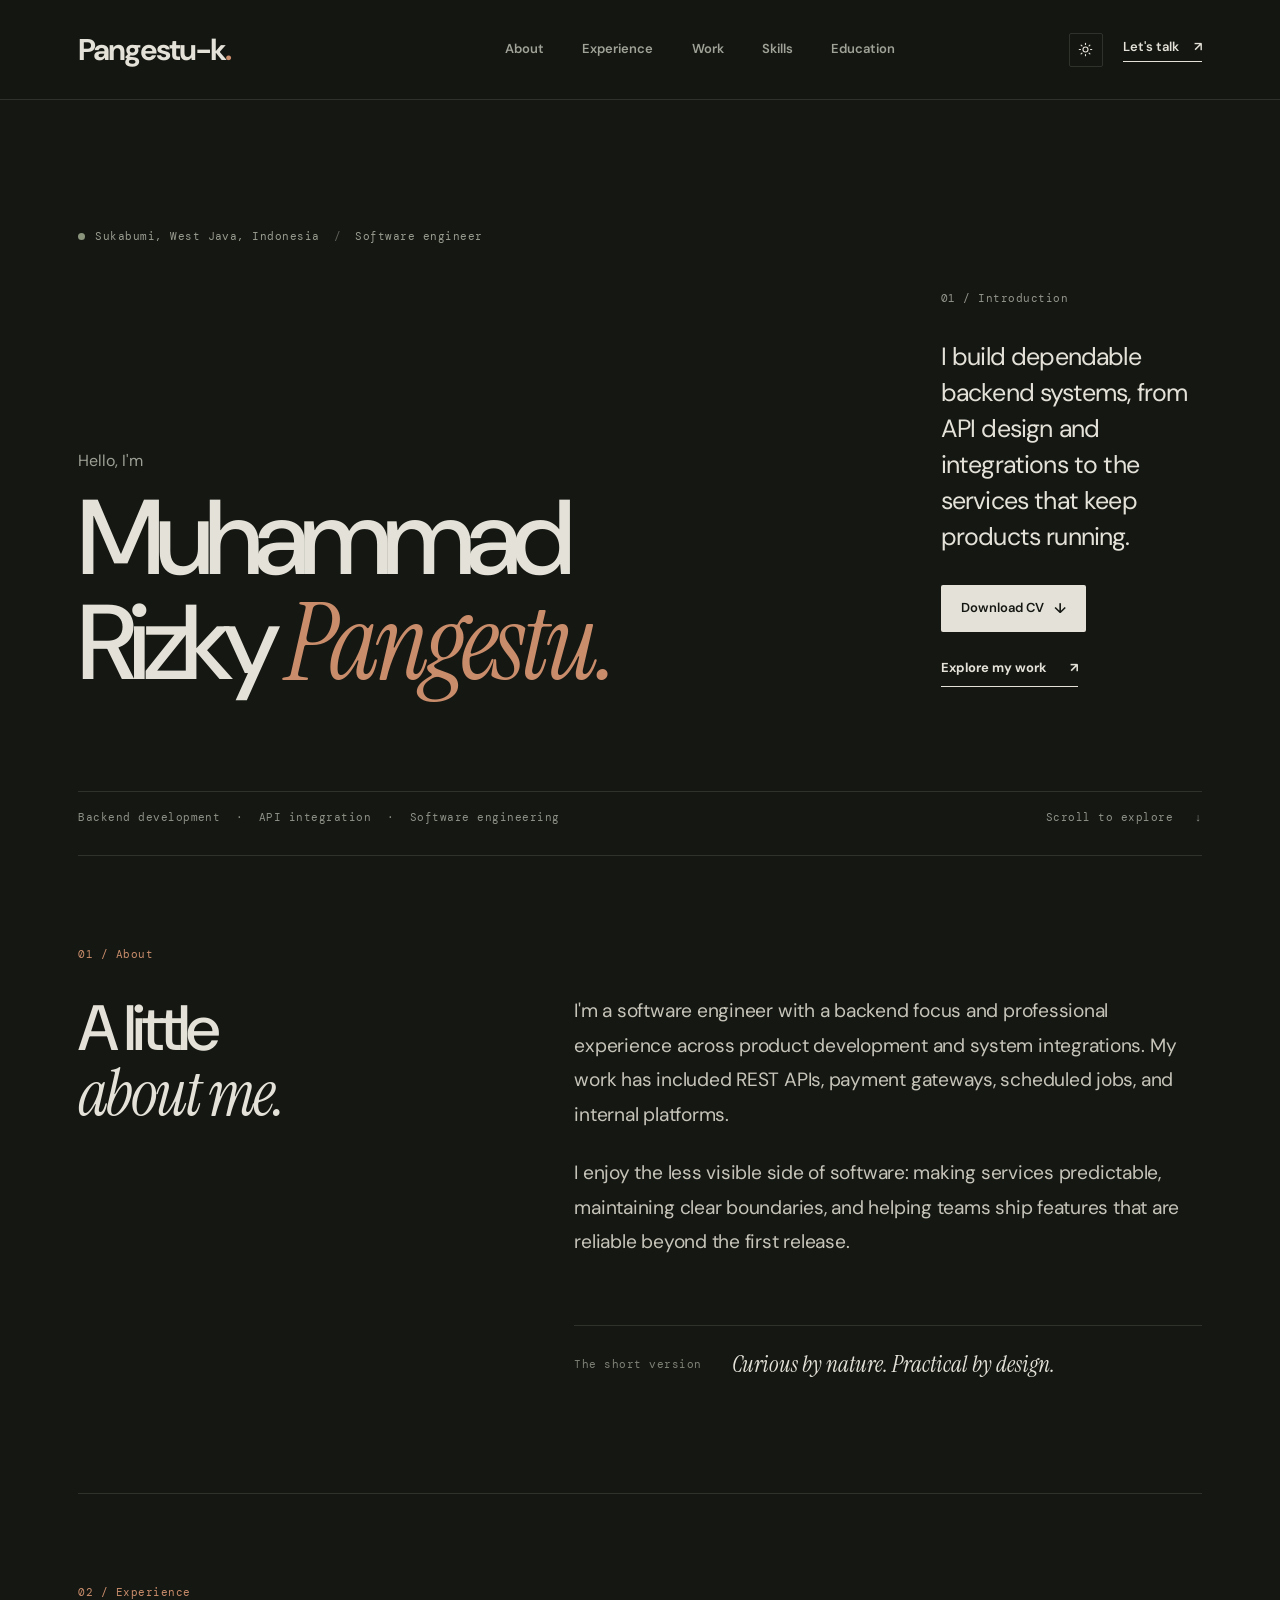
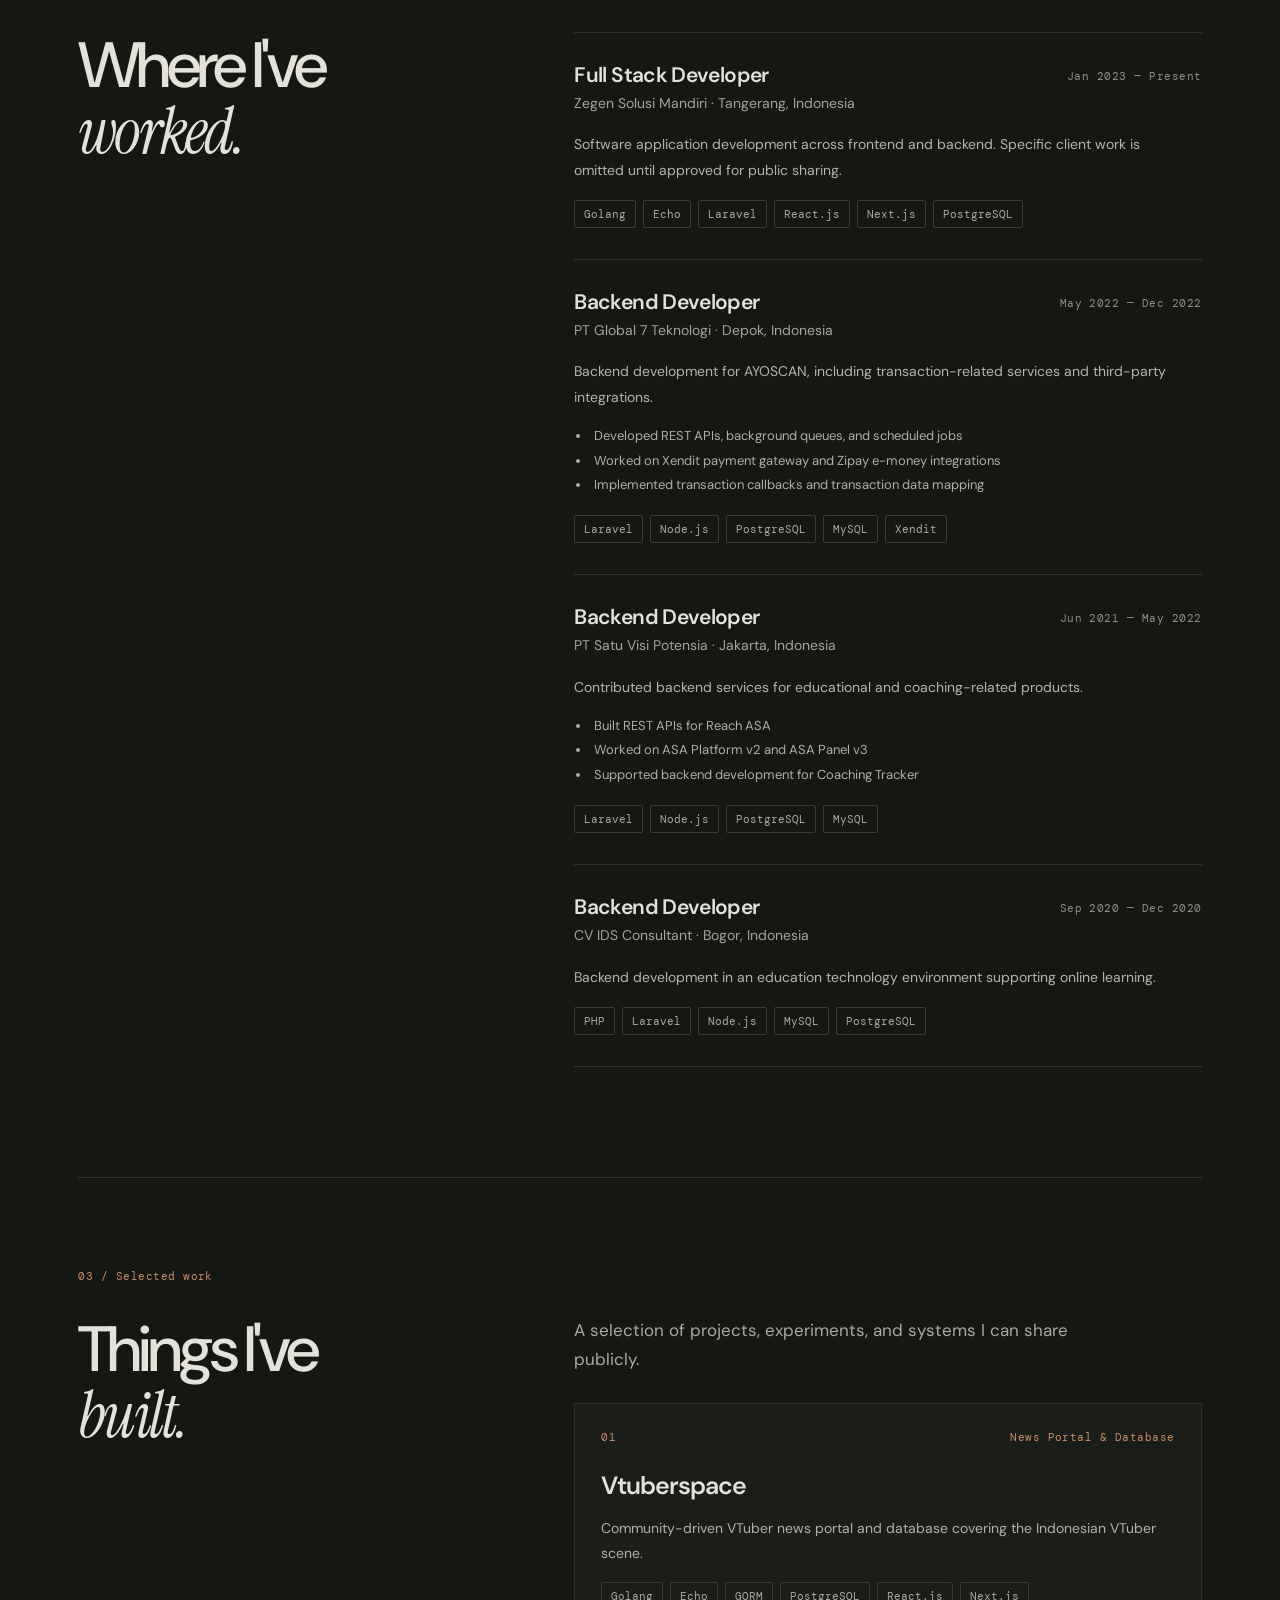
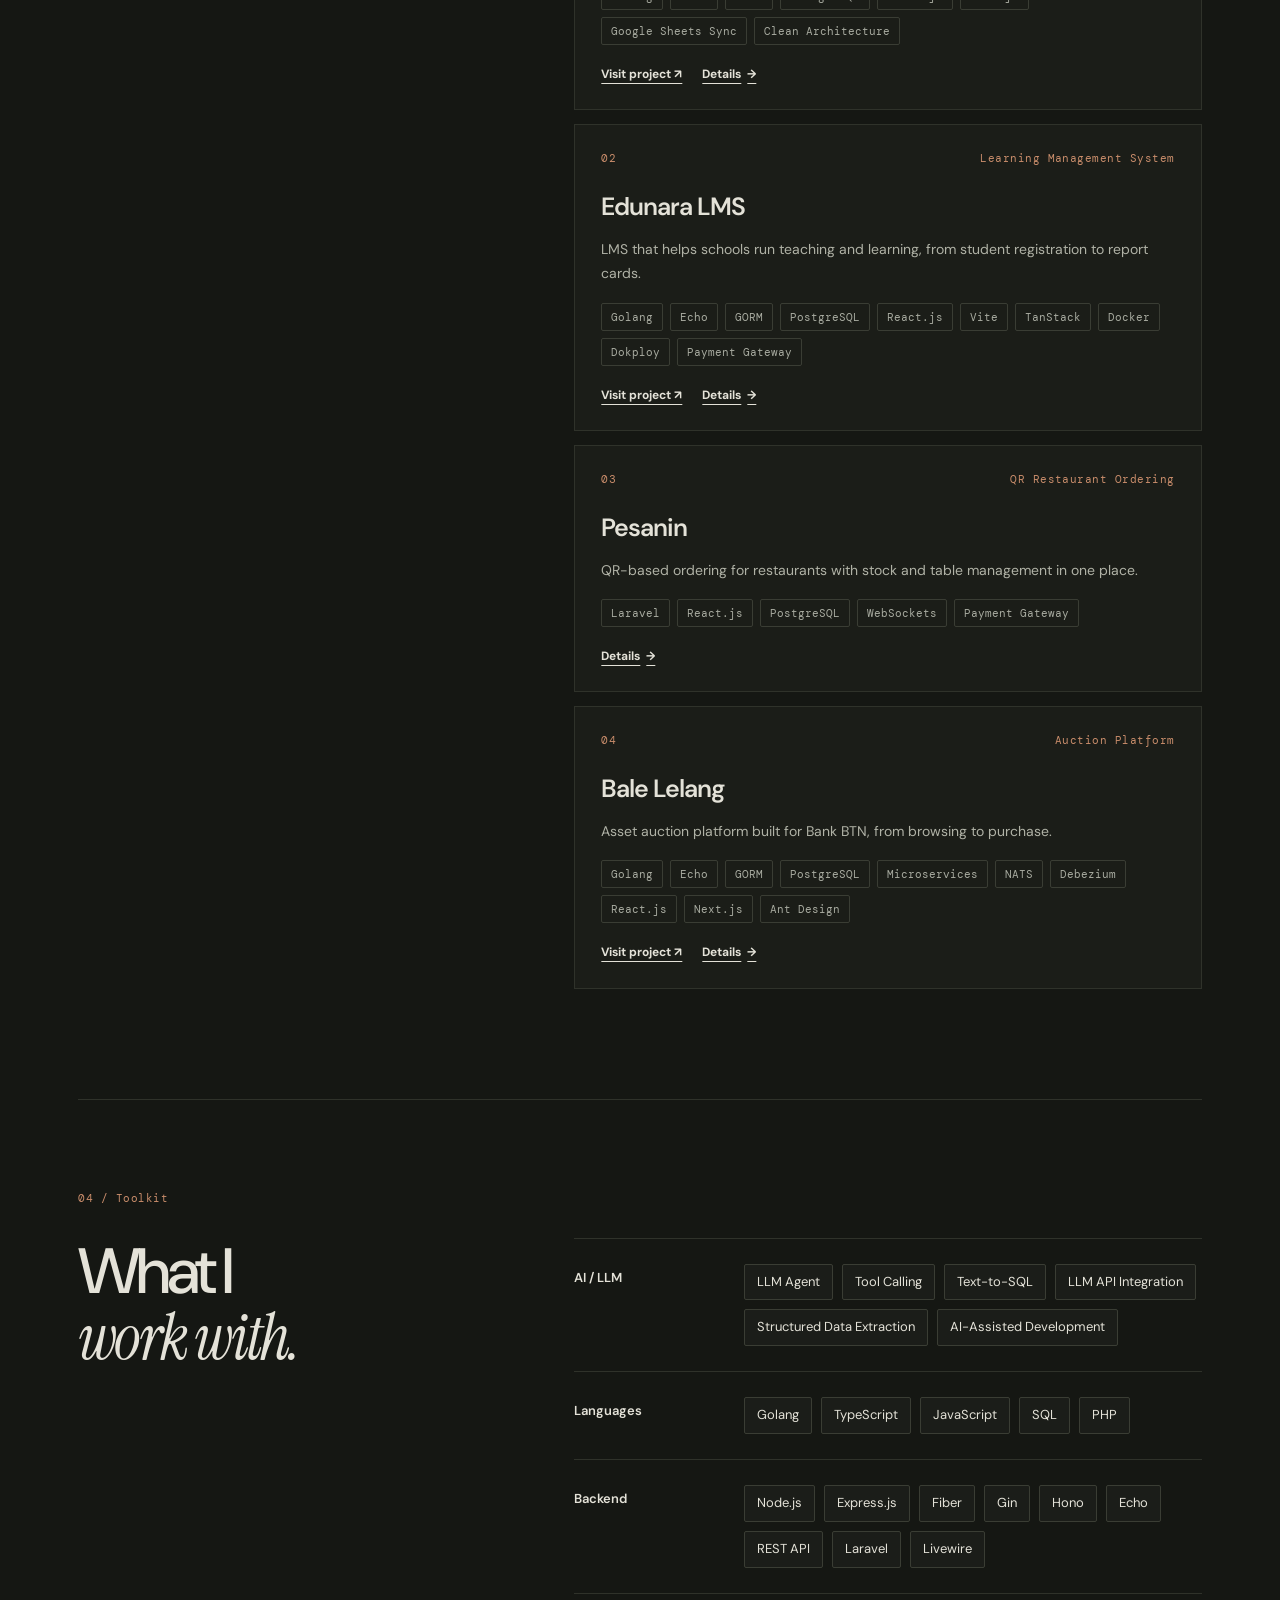
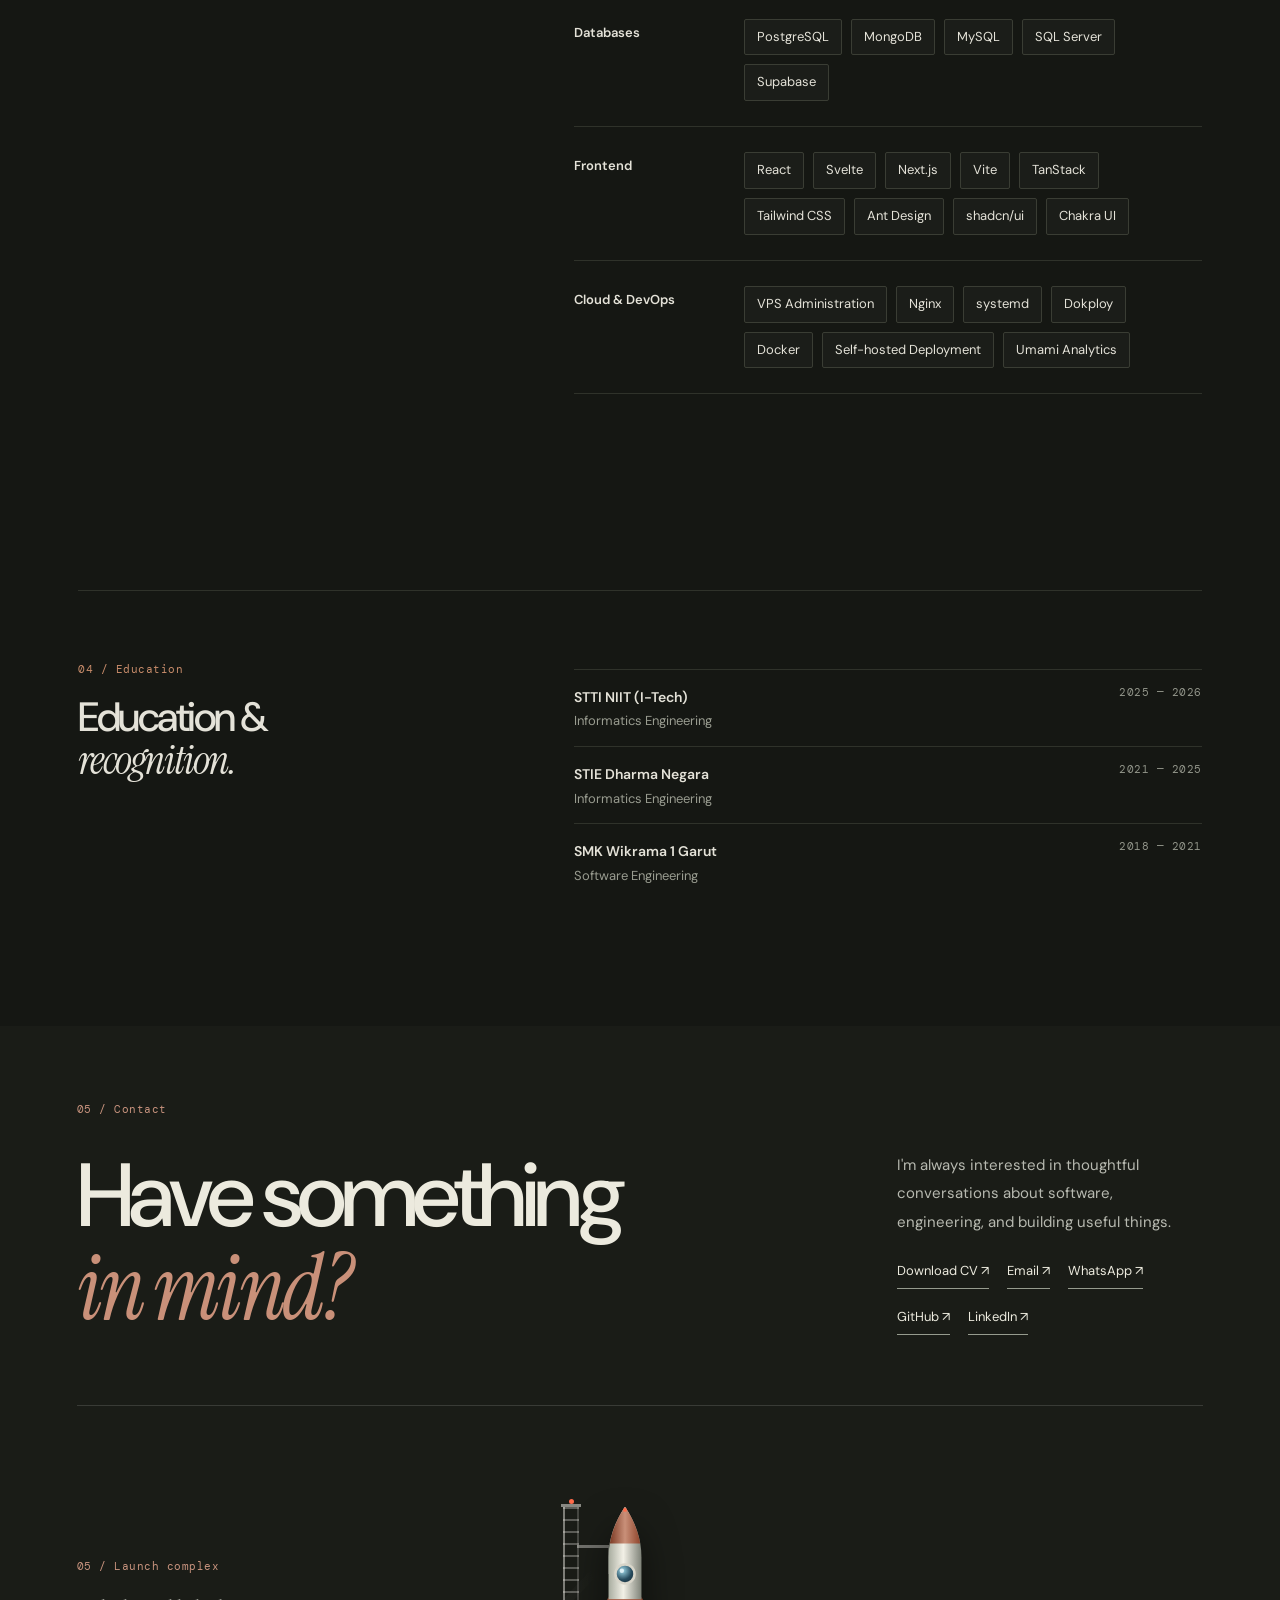
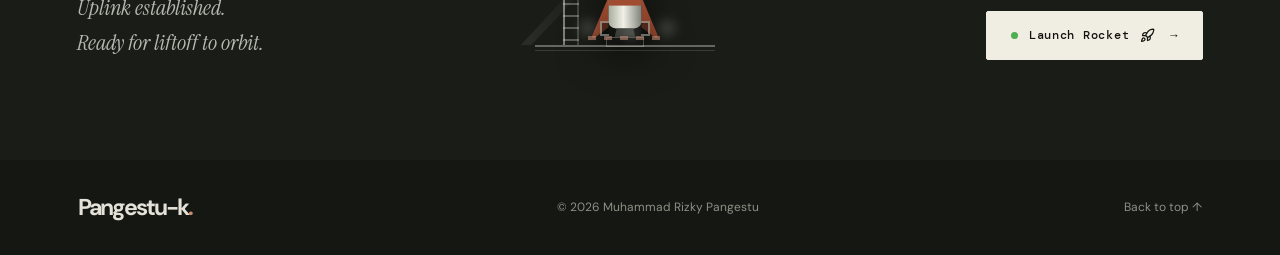
<file: index.html>
<!doctype html>
<html lang="en">
<head>
  <meta charset="utf-8">
  <meta name="viewport" content="width=device-width,initial-scale=1">
  <meta name="theme-color" content="#151713">
  <meta name="description" content="Portfolio of Muhammad Rizky Pangestu, backend developer and software engineer.">
  <meta property="og:type" content="website">
  <meta property="og:title" content="Muhammad Rizky Pangestu — Software Engineer">
  <meta property="og:description" content="Backend engineering, experience, selected work, and technical skills.">
  <title>Muhammad Rizky Pangestu — Software Engineer</title>
  <link rel="icon" href="assets/favicon.svg" type="image/svg+xml">
  <script>(function(){try{var t=localStorage.getItem('theme');if(t!=='dark'&&t!=='light'){t='dark'}document.documentElement.setAttribute('data-theme',t)}catch(e){}})();</script>
  <link rel="stylesheet" href="styles.css">
  <script src="main.js" defer></script>
</head>
<body>
  <a class="skip-link" href="#main">Skip to content</a>
  <div class="site-shell">
    <header class="topbar" id="top">
      <a href="#top" class="wordmark" aria-label="Back to top">Pangestu-k<span class="wordmark-dot">.</span></a>
      <nav class="navigation" aria-label="Main navigation">
        <a href="#about">About</a>
        <a href="#experience">Experience</a>
        <a href="#work">Work</a>
        <a href="#skills">Skills</a>
        <a href="#education">Education</a>
      </nav>
      <div class="topbar-actions">
        <button class="theme-toggle" id="theme-toggle" type="button" aria-label="Switch to dark mode" aria-pressed="false">
          <svg class="icon-moon" viewBox="0 0 24 24" fill="none" stroke="currentColor" stroke-width="1.8" stroke-linecap="round" stroke-linejoin="round" aria-hidden="true"><path d="M21 12.79A9 9 0 1 1 11.21 3 7 7 0 0 0 21 12.79z"/></svg>
          <svg class="icon-sun" viewBox="0 0 24 24" fill="none" stroke="currentColor" stroke-width="1.8" stroke-linecap="round" stroke-linejoin="round" aria-hidden="true"><circle cx="12" cy="12" r="4"/><path d="M12 2v2m0 16v2M4.93 4.93l1.41 1.41m11.32 11.32 1.41 1.41M2 12h2m16 0h2M4.93 19.07l1.41-1.41M17.66 6.34l1.41-1.41"/></svg>
        </button>
        <a class="nav-contact" href="#contact">Let's talk <span aria-hidden="true">↗</span></a>
      </div>
    </header>
    <main id="main">
      <section class="hero" aria-labelledby="hero-title">
        <div class="hero-eyebrow"><span class="signal" aria-hidden="true"></span><span id="profile-location">Indonesia</span><span class="eyebrow-divider">/</span> Software engineer</div>
        <div class="hero-grid">
          <div>
            <p class="hero-kicker">Hello, I'm</p>
            <h1 id="hero-title">Muhammad<br>Rizky <em>Pangestu.</em></h1>
          </div>
          <div class="hero-aside"><span class="aside-index">01 / Introduction</span><p class="hero-intro" id="hero-intro">Building dependable systems for real-world products.</p><div class="hero-actions"><a class="cta-button cv-link" href="assets/Muhammad_Rizky_Pangestu_CV.pdf">Download CV <span aria-hidden="true">↓</span></a><a class="text-link" href="#work">Explore my work <span aria-hidden="true">↗</span></a></div></div>
        </div>
        <div class="hero-bottom"><span>Backend development <span class="separator">·</span> API integration <span class="separator">·</span> Software engineering</span><span class="scroll-hint">Scroll to explore <span aria-hidden="true">↓</span></span></div>
      </section>
      <section class="section about-section" id="about" aria-labelledby="about-heading">
        <div class="section-heading"><span class="section-number">01 / About</span><h2 id="about-heading">A little<br><em>about me.</em></h2></div>
        <div class="section-content"><div id="about-text" class="prose"><p>I build backend systems and software integrations.</p></div><div class="about-bottom"><span class="micro-label">The short version</span><p>Curious by nature. Practical by design.</p></div></div>
      </section>
      <section class="section experience-section" id="experience" aria-labelledby="experience-heading">
        <div class="section-heading"><span class="section-number">02 / Experience</span><h2 id="experience-heading">Where I've<br><em>worked.</em></h2></div>
        <div class="section-content"><div id="experience-list" class="experience-list" aria-live="polite"></div></div>
      </section>
      <section class="section work-section" id="work" aria-labelledby="work-heading">
        <div class="section-heading"><span class="section-number">03 / Selected work</span><h2 id="work-heading">Things I've<br><em>built.</em></h2></div>
        <div class="section-content"><p class="section-lead">A selection of projects, experiments, and systems I can share publicly.</p><div id="projects-list" class="projects-list"></div></div>
      </section>
      <section class="section skills-section" id="skills" aria-labelledby="skills-heading">
        <div class="section-heading"><span class="section-number">04 / Toolkit</span><h2 id="skills-heading">What I<br><em>work with.</em></h2></div>
        <div class="section-content"><div class="skills-list" id="skills-list"></div></div>
        <div class="additional-block" id="education"><div class="additional-heading"><span class="section-number">04 / Education</span><h3>Education &amp;<br><em>recognition.</em></h3></div><div class="additional-content"><div id="education-list"></div><div id="recognition-list"></div></div></div>
      </section>
      <section class="contact-section" id="contact" aria-labelledby="contact-heading"><span class="section-number">05 / Contact</span><div class="contact-layout"><h2 id="contact-heading">Have something<br><em>in mind?</em></h2><div class="contact-side"><p>I'm always interested in thoughtful conversations about software, engineering, and building useful things.</p><div id="contact-links" class="contact-links"></div></div></div>
        <div class="launchpad" id="launchpad">
          <div class="pad-info"><span class="pad-label">05 / Launch complex</span><p class="pad-text">Uplink established.<br>Ready for liftoff to orbit.</p></div>
          <div class="pad-scene" aria-hidden="true"><div class="pad-flood"></div><div class="pad-tower"></div><div class="pad-arm"></div><div class="pad-rocket"></div><div class="pad-clamp left"></div><div class="pad-clamp right"></div><div class="pad-mount"></div><div class="pad-shadow"></div><span class="pad-smoke s1"></span><span class="pad-smoke s2"></span><span class="pad-smoke s3"></span><div class="pad-ground"></div><span class="pad-light"></span></div>
          <button class="launch-btn" id="launch-btn" type="button"><span class="launch-status" aria-hidden="true"></span>Launch Rocket<svg viewBox="0 0 24 24" fill="none" stroke="currentColor" stroke-width="2" stroke-linecap="round" stroke-linejoin="round" aria-hidden="true"><path d="M4.5 16.5c-1.5 1.26-2 5-2 5s3.74-.5 5-2c.71-.84.7-2.13-.09-2.91a2.18 2.18 0 0 0-2.91-.09z"/><path d="m12 15-3-3a22 22 0 0 1 2-3.95A12.88 12.88 0 0 1 22 2c0 2.72-.78 7.5-6 11a22.35 22.35 0 0 1-4 2z"/><path d="M9 12H4s.55-3.03 2-4c1.62-1.08 5 0 5 0"/><path d="M12 15v5s3.03-.55 4-2c1.08-1.62 0-5 0-5"/></svg><span class="launch-arrow" aria-hidden="true">→</span></button>
        </div>
      </section>
    </main>
    <footer class="footer"><a href="#top" class="footer-brand">Pangestu-k<span>.</span></a><span>© <span id="year"></span> Muhammad Rizky Pangestu</span><a href="#top">Back to top ↑</a></footer>
  </div>
  <dialog class="project-modal" id="project-modal" aria-labelledby="modal-title">
    <div class="project-modal-inner">
      <header class="modal-top">
        <div><span class="project-kind" id="modal-kind"></span><h3 id="modal-title"></h3></div>
        <button class="modal-close" id="modal-close" type="button" aria-label="Close details">×</button>
      </header>
      <p class="modal-description" id="modal-description"></p>
      <div class="modal-section" id="modal-features-wrap"><h4>Key features</h4><ul class="modal-features" id="modal-features"></ul></div>
      <div class="modal-section"><h4>Stack</h4><div class="pill-row" id="modal-stack"></div></div>
      <div class="project-links" id="modal-links"></div>
    </div>
  </dialog>
  <dialog class="cv-modal" id="cv-modal" aria-labelledby="cv-modal-title">
    <div class="cv-modal-inner">
      <header class="modal-top">
        <div><span class="project-kind">Curriculum Vitae</span><h3 id="cv-modal-title">Muhammad Rizky Pangestu</h3></div>
        <div class="modal-top-actions">
          <a class="cta-button" id="cv-download" href="assets/Muhammad_Rizky_Pangestu_CV.pdf" download="Muhammad_Rizky_Pangestu_CV.pdf">Download <span aria-hidden="true">↓</span></a>
          <button class="modal-close" id="cv-close" type="button" aria-label="Close preview">×</button>
        </div>
      </header>
      <iframe class="cv-frame" id="cv-frame" src="" title="CV preview" loading="lazy"></iframe>
    </div>
  </dialog>
  <div class="launch-overlay" id="launch-overlay" aria-hidden="true" role="dialog" aria-modal="true" aria-label="Launch sequence">
    <div class="launch-stage" id="launch-stage">
      <div class="mission-ground"></div>
      <div class="mission-rocket" id="mission-rocket">
        <svg class="rocket-svg" viewBox="0 0 120 224" aria-hidden="true">
          <defs>
            <linearGradient id="rgBody" x1="0" y1="0" x2="1" y2="0"><stop offset="0" stop-color="#a8ac9f"/><stop offset=".45" stop-color="#f2f0e6"/><stop offset="1" stop-color="#7e8278"/></linearGradient>
            <linearGradient id="rgNose" x1="0" y1="0" x2="1" y2="0"><stop offset="0" stop-color="#7c3a24"/><stop offset=".5" stop-color="#c99079"/><stop offset="1" stop-color="#8f452c"/></linearGradient>
            <linearGradient id="rgFin" x1="0" y1="0" x2="0" y2="1"><stop offset="0" stop-color="#a14b31"/><stop offset="1" stop-color="#7c3a24"/></linearGradient>
            <radialGradient id="rgGlass" cx=".35" cy=".3" r="1"><stop offset="0" stop-color="#9fd8e8"/><stop offset=".55" stop-color="#274b5e"/><stop offset="1" stop-color="#12222c"/></radialGradient>
            <linearGradient id="rgFlame" x1="0" y1="0" x2="0" y2="1"><stop offset="0" stop-color="#ffd27a"/><stop offset=".55" stop-color="#ff8f3d"/><stop offset="1" stop-color="#e2571e"/></linearGradient>
          </defs>
          <path d="M34 148 L8 210 Q7 214 12 213 L34 196 Z" fill="url(#rgFin)"/>
          <path d="M86 148 L112 210 Q113 214 108 213 L86 196 Z" fill="url(#rgFin)"/>
          <path d="M60 6 C44 30 34 56 34 86 L34 186 Q34 198 46 198 L74 198 Q86 198 86 186 L86 86 C86 56 76 30 60 6 Z" fill="url(#rgBody)"/>
          <path d="M60 6 C48 24 40 42 36 64 L84 64 C80 42 72 24 60 6 Z" fill="url(#rgNose)"/>
          <rect x="34" y="152" width="52" height="10" fill="#a14b31"/>
          <circle cx="60" cy="112" r="17" fill="#d8d5c9"/>
          <circle cx="60" cy="112" r="13" fill="url(#rgGlass)"/>
          <circle cx="55" cy="107" r="3.5" fill="#eaf6fa" opacity=".85"/>
          <circle class="beacon" cx="60" cy="11" r="3" fill="#ff6b4a"/>
          <path d="M47 198 L42 218 L78 218 L73 198 Z" fill="#3a3d38"/>
          <rect x="42" y="216" width="36" height="4" rx="2" fill="#242622"/>
          <g class="rocket-flame">
            <path d="M60 222 C46 244 44 262 60 292 C76 262 74 244 60 222 Z" fill="url(#rgFlame)" opacity=".95"/>
            <path d="M60 222 C52 238 51 250 60 268 C69 250 68 238 60 222 Z" fill="#ffe9b0"/>
          </g>
        </svg>
      </div>
      <span class="burst b1"></span><span class="burst b2"></span><span class="burst b3"></span>
    </div>
    <canvas id="starfield"></canvas>
    <div class="launch-skyline" aria-hidden="true"></div>
    <div class="cloud-layer" aria-hidden="true"></div>
    <div class="countdown" id="countdown"></div>
    <div class="orbit-panel">
      <span class="section-number">Orbit established</span>
      <h2>Reach me<br><em>in orbit.</em></h2>
      <p class="orbit-caption">Transmission channel open — Sukabumi ground station</p>
      <div class="orbit-links" id="orbit-links"></div>
    </div>
    <button class="orbit-exit" id="orbit-exit" type="button">Exit orbit <span aria-hidden="true">✕</span></button>
  </div>
  <noscript><p class="noscript">This portfolio needs JavaScript to display content from its JSON file.</p></noscript>
</body>
</html>
</file>
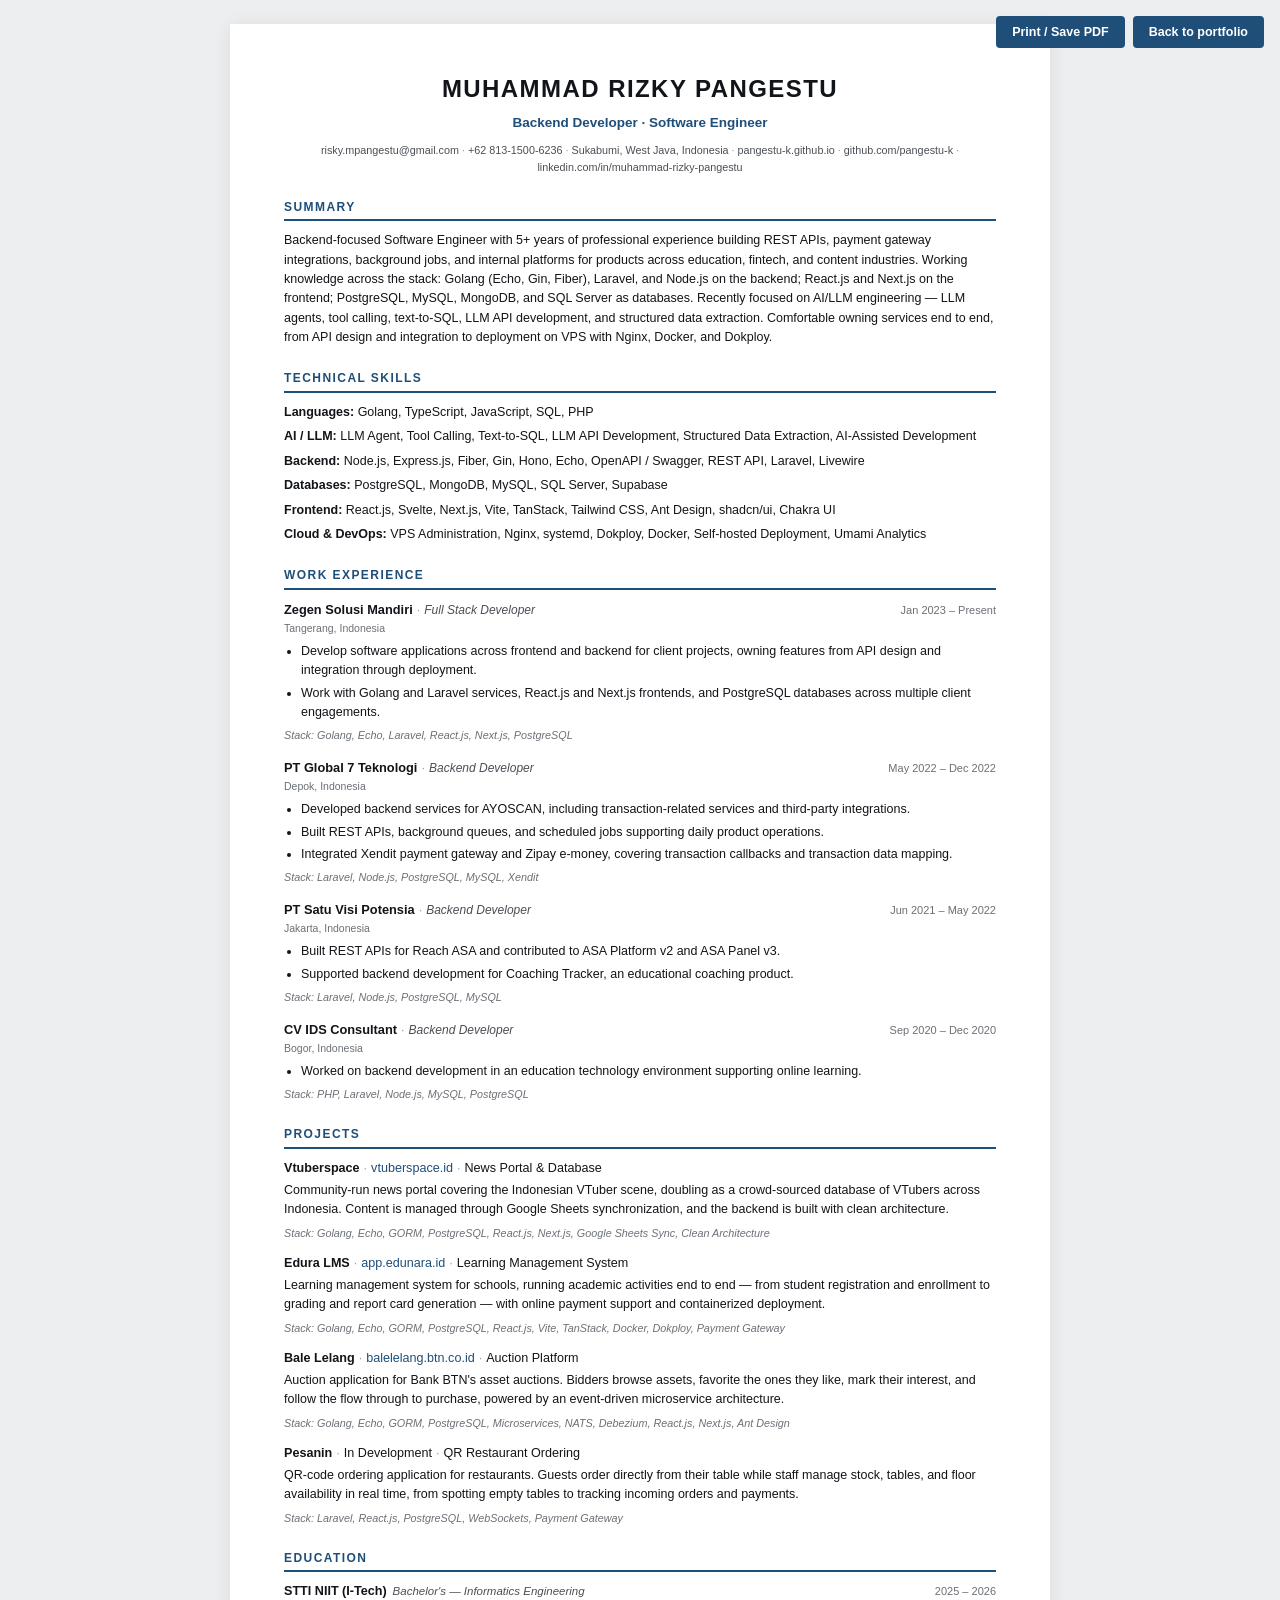
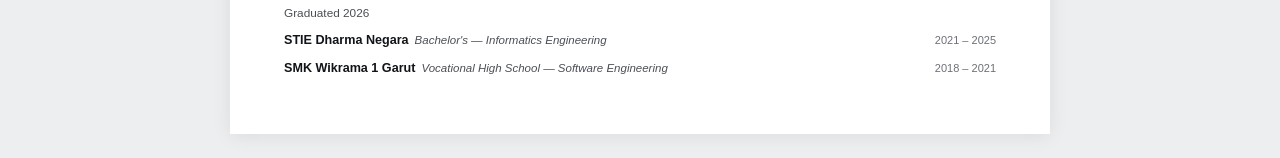
<file: cv.html>
<!doctype html>
<html lang="en">
<head>
  <meta charset="utf-8">
  <meta name="viewport" content="width=device-width,initial-scale=1">
  <meta name="robots" content="noindex">
  <title>Muhammad Rizky Pangestu — CV</title>
  <style>
    :root{--ink:#111418;--muted:#4a4f55;--soft:#6b7076;--line:#1f4e79;--accent:#1f4e79}
    *{box-sizing:border-box}
    body{margin:0;background:#eceef0;color:var(--ink);font:12.5px/1.55 Arial,Helvetica,sans-serif;-webkit-print-color-adjust:exact;print-color-adjust:exact}
    .sheet{max-width:820px;margin:24px auto;background:#fff;padding:46px 54px;box-shadow:0 2px 18px rgba(0,0,0,.08)}
    header{text-align:center;margin-bottom:18px}
    h1{font-size:24px;letter-spacing:.06em;margin:0 0 6px;text-transform:uppercase}
    .role{font-size:13.5px;color:var(--accent);font-weight:700;margin-bottom:8px}
    .contact{font-size:10.8px;color:var(--muted)}
    .contact a{color:inherit;text-decoration:none}
    .contact span+span::before{content:" · ";color:#9aa0a6}
    h2{font-size:12px;letter-spacing:.12em;text-transform:uppercase;color:var(--accent);border-bottom:2px solid var(--accent);padding-bottom:3px;margin:22px 0 10px}
    p{margin:0 0 8px}
    .summary{font-size:12.5px}
    .skill{margin:0 0 5px}
    .skill b{font-weight:700}
    .job{margin:0 0 14px}
    .job-head{display:flex;justify-content:space-between;align-items:baseline;gap:14px}
    .job-title{font-size:12.8px}
    .job-title b{font-weight:700}
    .job-title i{color:var(--muted);font-size:12px}
    .job-title .sep{color:#9aa0a6;margin:0 4px}
    .date{font-size:11px;color:var(--soft);white-space:nowrap}
    .loc{font-size:10.5px;color:var(--soft)}
    ul{margin:6px 0 0;padding-left:17px}
    li{margin-bottom:3px}
    .stack{font-size:10.8px;color:var(--soft);font-style:italic;margin-top:5px}
    .proj{margin-bottom:12px}
    .proj-head{font-size:12.6px}
    .proj-head b{font-weight:700}
    .proj-head a{color:var(--accent);text-decoration:none}
    .proj-head .sep{color:#9aa0a6;margin:0 4px}
    .proj p{margin:3px 0 0}
    .edu{display:flex;justify-content:space-between;align-items:baseline;gap:14px;margin-bottom:9px}
    .edu b{font-weight:700;font-size:12.6px}
    .edu i{color:var(--muted);font-size:11.5px;margin-left:6px}
    .edu p{margin:2px 0 0;font-size:11.8px;color:var(--muted)}
    .toolbar{position:fixed;top:16px;right:16px;display:flex;gap:8px}
    .toolbar a,.toolbar button{background:#1f4e79;color:#fff;border:none;border-radius:4px;padding:9px 16px;font:600 12.5px Arial,sans-serif;text-decoration:none;cursor:pointer}
    .toolbar button:hover{background:#16405f}
    @page{size:A4;margin:13mm}
    @media print{
      body{background:#fff}
      .sheet{max-width:none;margin:0;padding:0;box-shadow:none}
      .toolbar{display:none}
      h2{margin-top:16px}
      .job,.proj{break-inside:avoid}
    }
    @media(max-width:640px){.sheet{margin:0;padding:26px 20px}.job-head,.edu{flex-direction:column;gap:1px}.date{white-space:normal}.toolbar{top:8px;right:8px}}
  </style>
</head>
<body>
  <div class="toolbar"><button type="button" onclick="window.print()">Print / Save PDF</button><a href="index.html">Back to portfolio</a></div>
  <main class="sheet">
    <header>
      <h1>Muhammad Rizky Pangestu</h1>
      <div class="role">Backend Developer · Software Engineer</div>
      <div class="contact">
        <span>risky.mpangestu@gmail.com</span>
        <span>+62 813-1500-6236</span>
        <span>Sukabumi, West Java, Indonesia</span>
        <span><a href="https://pangestu-k.github.io">pangestu-k.github.io</a></span>
        <span><a href="https://github.com/pangestu-k">github.com/pangestu-k</a></span>
        <span><a href="https://www.linkedin.com/in/muhammad-rizky-pangestu-691a28276/">linkedin.com/in/muhammad-rizky-pangestu</a></span>
      </div>
    </header>

    <h2>Summary</h2>
    <p class="summary">Backend-focused Software Engineer with 5+ years of professional experience building REST APIs, payment gateway integrations, background jobs, and internal platforms for products across education, fintech, and content industries. Working knowledge across the stack: Golang (Echo, Gin, Fiber), Laravel, and Node.js on the backend; React.js and Next.js on the frontend; PostgreSQL, MySQL, MongoDB, and SQL Server as databases. Recently focused on AI/LLM engineering — LLM agents, tool calling, text-to-SQL, LLM API development, and structured data extraction. Comfortable owning services end to end, from API design and integration to deployment on VPS with Nginx, Docker, and Dokploy.</p>

    <h2>Technical Skills</h2>
    <p class="skill"><b>Languages:</b> Golang, TypeScript, JavaScript, SQL, PHP</p>
    <p class="skill"><b>AI / LLM:</b> LLM Agent, Tool Calling, Text-to-SQL, LLM API Development, Structured Data Extraction, AI-Assisted Development</p>
    <p class="skill"><b>Backend:</b> Node.js, Express.js, Fiber, Gin, Hono, Echo, OpenAPI / Swagger, REST API, Laravel, Livewire</p>
    <p class="skill"><b>Databases:</b> PostgreSQL, MongoDB, MySQL, SQL Server, Supabase</p>
    <p class="skill"><b>Frontend:</b> React.js, Svelte, Next.js, Vite, TanStack, Tailwind CSS, Ant Design, shadcn/ui, Chakra UI</p>
    <p class="skill"><b>Cloud &amp; DevOps:</b> VPS Administration, Nginx, systemd, Dokploy, Docker, Self-hosted Deployment, Umami Analytics</p>

    <h2>Work Experience</h2>
    <div class="job">
      <div class="job-head">
        <div class="job-title"><b>Zegen Solusi Mandiri</b><span class="sep">·</span><i>Full Stack Developer</i></div>
        <div class="date">Jan 2023 – Present</div>
      </div>
      <div class="loc">Tangerang, Indonesia</div>
      <ul>
        <li>Develop software applications across frontend and backend for client projects, owning features from API design and integration through deployment.</li>
        <li>Work with Golang and Laravel services, React.js and Next.js frontends, and PostgreSQL databases across multiple client engagements.</li>
      </ul>
      <div class="stack">Stack: Golang, Echo, Laravel, React.js, Next.js, PostgreSQL</div>
    </div>
    <div class="job">
      <div class="job-head">
        <div class="job-title"><b>PT Global 7 Teknologi</b><span class="sep">·</span><i>Backend Developer</i></div>
        <div class="date">May 2022 – Dec 2022</div>
      </div>
      <div class="loc">Depok, Indonesia</div>
      <ul>
        <li>Developed backend services for AYOSCAN, including transaction-related services and third-party integrations.</li>
        <li>Built REST APIs, background queues, and scheduled jobs supporting daily product operations.</li>
        <li>Integrated Xendit payment gateway and Zipay e-money, covering transaction callbacks and transaction data mapping.</li>
      </ul>
      <div class="stack">Stack: Laravel, Node.js, PostgreSQL, MySQL, Xendit</div>
    </div>
    <div class="job">
      <div class="job-head">
        <div class="job-title"><b>PT Satu Visi Potensia</b><span class="sep">·</span><i>Backend Developer</i></div>
        <div class="date">Jun 2021 – May 2022</div>
      </div>
      <div class="loc">Jakarta, Indonesia</div>
      <ul>
        <li>Built REST APIs for Reach ASA and contributed to ASA Platform v2 and ASA Panel v3.</li>
        <li>Supported backend development for Coaching Tracker, an educational coaching product.</li>
      </ul>
      <div class="stack">Stack: Laravel, Node.js, PostgreSQL, MySQL</div>
    </div>
    <div class="job">
      <div class="job-head">
        <div class="job-title"><b>CV IDS Consultant</b><span class="sep">·</span><i>Backend Developer</i></div>
        <div class="date">Sep 2020 – Dec 2020</div>
      </div>
      <div class="loc">Bogor, Indonesia</div>
      <ul>
        <li>Worked on backend development in an education technology environment supporting online learning.</li>
      </ul>
      <div class="stack">Stack: PHP, Laravel, Node.js, MySQL, PostgreSQL</div>
    </div>

    <h2>Projects</h2>
    <div class="proj">
      <div class="proj-head"><b>Vtuberspace</b><span class="sep">·</span><a href="https://vtuberspace.id">vtuberspace.id</a><span class="sep">·</span>News Portal &amp; Database</div>
      <p>Community-run news portal covering the Indonesian VTuber scene, doubling as a crowd-sourced database of VTubers across Indonesia. Content is managed through Google Sheets synchronization, and the backend is built with clean architecture.</p>
      <div class="stack">Stack: Golang, Echo, GORM, PostgreSQL, React.js, Next.js, Google Sheets Sync, Clean Architecture</div>
    </div>
    <div class="proj">
      <div class="proj-head"><b>Edura LMS</b><span class="sep">·</span><a href="https://app.edunara.id">app.edunara.id</a><span class="sep">·</span>Learning Management System</div>
      <p>Learning management system for schools, running academic activities end to end — from student registration and enrollment to grading and report card generation — with online payment support and containerized deployment.</p>
      <div class="stack">Stack: Golang, Echo, GORM, PostgreSQL, React.js, Vite, TanStack, Docker, Dokploy, Payment Gateway</div>
    </div>
    <div class="proj">
      <div class="proj-head"><b>Bale Lelang</b><span class="sep">·</span><a href="https://balelelang.btn.co.id">balelelang.btn.co.id</a><span class="sep">·</span>Auction Platform</div>
      <p>Auction application for Bank BTN's asset auctions. Bidders browse assets, favorite the ones they like, mark their interest, and follow the flow through to purchase, powered by an event-driven microservice architecture.</p>
      <div class="stack">Stack: Golang, Echo, GORM, PostgreSQL, Microservices, NATS, Debezium, React.js, Next.js, Ant Design</div>
    </div>
    <div class="proj">
      <div class="proj-head"><b>Pesanin</b><span class="sep">·</span>In Development<span class="sep">·</span>QR Restaurant Ordering</div>
      <p>QR-code ordering application for restaurants. Guests order directly from their table while staff manage stock, tables, and floor availability in real time, from spotting empty tables to tracking incoming orders and payments.</p>
      <div class="stack">Stack: Laravel, React.js, PostgreSQL, WebSockets, Payment Gateway</div>
    </div>

    <h2>Education</h2>
    <div class="edu">
      <div><b>STTI NIIT (I-Tech)</b><i>Bachelor's — Informatics Engineering</i><p>Graduated 2026</p></div>
      <div class="date">2025 – 2026</div>
    </div>
    <div class="edu">
      <div><b>STIE Dharma Negara</b><i>Bachelor's — Informatics Engineering</i></div>
      <div class="date">2021 – 2025</div>
    </div>
    <div class="edu">
      <div><b>SMK Wikrama 1 Garut</b><i>Vocational High School — Software Engineering</i></div>
      <div class="date">2018 – 2021</div>
    </div>
  </main>
</body>
</html>
</file>
<file: styles.css>
@import url('https://fonts.googleapis.com/css2?family=DM+Sans:wght@400;500;600;700&family=DM+Mono:wght@400;500&family=Instrument+Serif:ital@0;1&display=swap');
:root{--paper:#f5f3ed;--ink:#252723;--muted:#777a72;--line:#d9d9d0;--accent:#a14b31;--white:#fffdf9;--sans:'DM Sans',Arial,sans-serif;--serif:'Instrument Serif',Georgia,serif;--mono:'DM Mono',monospace}
*{box-sizing:border-box}html{scroll-behavior:smooth;scroll-padding-top:130px}body{margin:0;background:var(--paper);color:var(--ink);font:16px/1.6 var(--sans);-webkit-font-smoothing:antialiased}a{color:inherit;text-decoration:none}button{font:inherit}a:focus-visible,button:focus-visible{outline:2px solid var(--accent);outline-offset:5px}::selection{background:#e2bba9;color:#281a13}.site-shell{max-width:1540px;margin:auto;padding:0 clamp(24px,6.1vw,100px)}.skip-link{position:absolute;top:-80px;left:20px;padding:10px 18px;background:var(--ink);color:#fff;z-index:100}.skip-link:focus{top:10px}.topbar{height:100px;display:flex;align-items:center;justify-content:space-between;border-bottom:1px solid var(--line);gap:18px;margin:0 calc(-1 * clamp(24px,6.1vw,100px));padding:0 clamp(24px,6.1vw,100px)}.wordmark{font-size:30px;font-weight:700;letter-spacing:-2px;line-height:1}.wordmark-dot,.footer-brand span{color:var(--accent)}.navigation{display:flex;gap:clamp(18px,3vw,45px);margin-left:9%}.navigation a,.nav-contact{font-size:13px;font-weight:600}.navigation a{color:#6b6e65;transition:color .2s}.navigation a:hover,.nav-contact:hover{color:var(--accent)}.nav-contact{border-bottom:1px solid var(--ink);padding-bottom:4px;white-space:nowrap}.nav-contact span{margin-left:12px}.hero{padding:clamp(65px,10vw,146px) 0 28px;min-height:660px;display:flex;flex-direction:column;justify-content:space-between}.hero-eyebrow,.section-number,.micro-label,.aside-index,.scroll-hint,.hero-bottom,.project-number,.project-kind,.experience-date,.education-date{font-family:var(--mono);font-size:11px;letter-spacing:.045em}.hero-eyebrow{display:flex;align-items:center;gap:10px;color:#656a62}.signal{width:7px;height:7px;background:#79846c;border-radius:50%}.eyebrow-divider{color:#b0b0a9;margin:0 4px}.hero-grid{display:grid;grid-template-columns:minmax(0,1.7fr) minmax(230px,.55fr);gap:55px;align-items:end;margin-top:38px}.hero-kicker{font-size:16px;color:#787c73;margin:0 0 12px}h1,h2,h3,p{margin-top:0}.hero h1{font-weight:500;letter-spacing:-.075em;line-height:.99;font-size:clamp(70px,8.3vw,132px);margin:0}.hero h1 em,.section h2 em,.contact-section h2 em{font-family:var(--serif);font-weight:400;letter-spacing:-.043em}.hero h1 em{color:var(--accent)}.hero-aside{padding-bottom:9px}.aside-index{color:#8b8d83}.hero-intro{font-size:clamp(19px,2vw,25px);line-height:1.44;letter-spacing:-.033em;margin:30px 0}.text-link{display:inline-flex;align-items:center;gap:23px;font-size:13px;font-weight:700;border-bottom:1px solid var(--ink);padding-bottom:8px}.text-link:hover{color:var(--accent);border-color:var(--accent)}.hero-bottom{margin-top:95px;border-top:1px solid var(--line);padding-top:17px;display:flex;justify-content:space-between;color:#83867e}.separator{padding:0 8px}.scroll-hint{white-space:nowrap}.scroll-hint span{margin-left:14px}.section{border-top:1px solid var(--line);padding:90px 0 110px;display:grid;grid-template-columns:minmax(235px,.85fr) minmax(0,1.4fr);gap:clamp(40px,9vw,160px)}.section-number{display:block;color:var(--accent);margin-bottom:32px}.section h2,.contact-section h2{font-weight:500;letter-spacing:-.062em;font-size:clamp(47px,5vw,78px);line-height:1.03;margin:0}.section-content{padding-top:48px}.prose p{font-size:clamp(17px,1.5vw,20px);line-height:1.8;letter-spacing:-.012em;margin-bottom:24px;color:#41443e}.about-bottom{display:flex;align-items:center;gap:30px;border-top:1px solid var(--line);margin-top:65px;padding-top:20px}.micro-label{color:#999d93;white-space:nowrap}.about-bottom p{margin:0;font-family:var(--serif);font-size:23px;font-style:italic}.experience-list{border-top:1px solid var(--line)}.experience-item{border-bottom:1px solid var(--line);padding:29px 0 31px}.experience-header{display:grid;grid-template-columns:1fr auto;align-items:start;gap:12px}.experience-role{font-size:21px;font-weight:600;letter-spacing:-.03em;line-height:1.3;margin:0 0 3px}.experience-company{color:#70746b;font-size:14px}.experience-date{color:#83867d;white-space:nowrap;text-align:right;margin-top:6px}.experience-description{font-size:14px;color:#5e625a;max-width:600px;line-height:1.8;margin:18px 0 0}.highlights{padding-left:17px;margin:14px 0 0;color:#63675f;font-size:13px;line-height:1.9}.highlights li{padding-left:3px}.pill-row{display:flex;flex-wrap:wrap;gap:7px;margin-top:17px}.pill{font:11px var(--mono);color:#70746b;border:1px solid #d9d9d0;padding:6px 9px;border-radius:2px}.section-lead{font-size:17px;color:#666a61;line-height:1.7;margin-bottom:30px;max-width:500px}.projects-list{display:grid;gap:14px}.project-card{border:1px solid var(--line);background:#faf9f4;padding:25px 26px;transition:border-color .2s,transform .2s}.project-card:hover{border-color:#a9a99f;transform:translateY(-2px)}.project-top{display:flex;justify-content:space-between;gap:12px}.project-number,.project-kind{color:var(--accent)}.project-title{font-size:25px;letter-spacing:-.04em;font-weight:600;margin:19px 0 10px}.project-description{font-size:14px;color:#62665e;line-height:1.75}.project-links{display:flex;gap:20px;margin-top:20px}.project-links a{font-size:12px;font-weight:700;text-decoration:underline;text-underline-offset:5px}.empty-projects{background:#f0eee7;border:1px dashed #c8c8bf;padding:32px}.empty-projects strong{font-size:18px;font-weight:600;letter-spacing:-.02em}.empty-projects p{font-size:14px;color:#71756c;max-width:440px;margin:10px 0 0;line-height:1.7}.skill-group{display:grid;grid-template-columns:155px 1fr;gap:15px;padding:25px 0;border-bottom:1px solid var(--line)}.skill-group:first-child{border-top:1px solid var(--line)}.skill-group h3{font-size:13px;font-weight:600;margin:4px 0}.skill-items{display:flex;flex-wrap:wrap;gap:9px}.skill-item{font-size:13px;padding:7px 12px;border:1px solid #d5d6cd;background:#faf9f5;border-radius:2px}.additional-block{grid-column:1/-1;display:grid;grid-template-columns:minmax(235px,.85fr) minmax(0,1.4fr);gap:clamp(40px,9vw,160px);align-items:start;border-top:1px solid var(--line);margin-top:80px;padding-top:70px}.additional-block h3{font-weight:500;letter-spacing:-.06em;font-size:clamp(32px,3.2vw,50px);line-height:1.05;margin:0}.additional-block h3 em{font-family:var(--serif);font-weight:400;letter-spacing:-.043em}.additional-heading .section-number{margin-bottom:18px}.additional-content{padding-top:8px}.education-item{display:grid;grid-template-columns:1fr auto;gap:15px;padding:14px 0;border-top:1px solid var(--line)}.education-item strong{font-size:14px;font-weight:600}.education-item p{margin:2px 0 0;font-size:13px;color:#7b7e75}.education-date{color:#888b82}.recognition{padding-top:20px;color:#666a61;font-size:13px}.recognition strong{color:var(--ink)}.contact-section{background:var(--ink);color:var(--paper);padding:75px clamp(24px,6vw,80px) 100px;margin:15px calc(-1 * clamp(24px,6.1vw,100px)) 0}.contact-section .section-number{color:#c8937e}.contact-layout{display:grid;grid-template-columns:1.5fr .6fr;gap:55px;align-items:end}.contact-section h2{font-size:clamp(60px,7vw,106px)}.contact-section h2 em{color:#c99079}.contact-side p{color:#b7b9b0;font-size:15px;line-height:1.9}.contact-links{display:flex;flex-wrap:wrap;gap:18px;margin-top:25px}.contact-links a{font-size:13px;border-bottom:1px solid #969b8e;padding-bottom:6px}.contact-links a:hover{color:#dfae95}.footer{min-height:95px;display:flex;align-items:center;justify-content:space-between;gap:15px;font-size:12px;color:#81867b}.footer-brand{font-size:23px;font-weight:700;letter-spacing:-2px;color:var(--ink)}.footer a:last-child:hover{color:var(--accent)}.noscript{padding:20px;text-align:center} @media(max-width:900px){.hero-grid{grid-template-columns:1fr;gap:45px}.hero{min-height:auto}.hero-aside{max-width:470px}.hero-intro{margin:16px 0 20px}.section{grid-template-columns:1fr;gap:10px;padding:75px 0}.section-content{padding-top:16px}.section-number{margin-bottom:20px}.additional-block{grid-template-columns:1fr;gap:14px;margin-top:50px;padding-top:50px}.contact-layout{grid-template-columns:1fr}.hero-bottom{margin-top:75px}}@media(max-width:610px){.site-shell{padding:0 22px}.topbar{height:auto;flex-wrap:wrap;row-gap:0;padding-top:18px;padding-bottom:14px}.wordmark{font-size:24px}.navigation{order:3;width:100%;justify-content:space-between;gap:8px;margin:14px 0 0;padding-top:13px}.navigation a{font-size:11px;white-space:nowrap}.nav-contact{font-size:12px}.theme-toggle{width:30px;height:30px}.hero{padding:74px 0 26px}.hero h1{font-size:clamp(53px,13.2vw,80px)}.hero-grid{gap:29px}.hero-bottom{display:block;margin-top:60px;line-height:2}.scroll-hint{display:none}.section{padding:65px 0 75px}.section h2{font-size:59px}.experience-header{grid-template-columns:1fr}.experience-date{text-align:left;margin-top:3px}.skill-group{grid-template-columns:1fr;gap:8px}.contact-section{margin-left:-22px;margin-right:-22px;padding:65px 22px 75px}.contact-section h2{font-size:clamp(54px,11.5vw,78px)}.footer{flex-wrap:wrap;padding:22px 0;justify-content:flex-start}.footer a:last-child{margin-left:auto}.about-bottom{align-items:flex-start;flex-direction:column;gap:8px}}@media(prefers-reduced-motion:reduce){html{scroll-behavior:auto}*,*:before,*:after{transition:none!important;animation:none!important}}
.theme-toggle{background:none;border:1px solid var(--line);color:var(--ink);width:34px;height:34px;display:inline-flex;align-items:center;justify-content:center;cursor:pointer;border-radius:2px;padding:0;transition:color .2s,border-color .2s}.theme-toggle:hover{color:var(--accent);border-color:var(--accent)}.theme-toggle svg{width:15px;height:15px}.icon-sun{display:none}[data-theme="dark"] .icon-sun{display:block}[data-theme="dark"] .icon-moon{display:none}.topbar-actions{display:flex;align-items:center;gap:20px}body{transition:background-color .3s,color .3s}
[data-theme="dark"]{color-scheme:dark;--paper:#151713;--ink:#e4e2d8;--line:#2f322a;--accent:#c98d6b}
[data-theme="dark"] ::selection{background:#55372a;color:#f2e5da}[data-theme="dark"] .skip-link{color:#151713}[data-theme="dark"] .navigation a{color:#9fa296}[data-theme="dark"] .hero-eyebrow{color:#9a9d90}[data-theme="dark"] .signal{background:#8a957c}[data-theme="dark"] .eyebrow-divider{color:#5f6158}[data-theme="dark"] .hero-kicker{color:#9da094}[data-theme="dark"] .aside-index{color:#94968c}[data-theme="dark"] .hero-bottom{color:#8f9287}[data-theme="dark"] .prose p{color:#c6c4b9}[data-theme="dark"] .micro-label{color:#7f8276}[data-theme="dark"] .experience-company{color:#a2a598}[data-theme="dark"] .experience-date{color:#8f9287}[data-theme="dark"] .experience-description{color:#b3b5a9}[data-theme="dark"] .highlights{color:#adb0a3}[data-theme="dark"] .pill{color:#a8aba0;border-color:#3a3d34}[data-theme="dark"] .section-lead{color:#a8aba0}[data-theme="dark"] .project-card{background:#1b1d18}[data-theme="dark"] .project-card:hover{border-color:#4b4e44}[data-theme="dark"] .project-description{color:#b0b2a6}[data-theme="dark"] .empty-projects{background:#1d1f1a;border-color:#45483e}[data-theme="dark"] .empty-projects p{color:#9b9e92}[data-theme="dark"] .skill-item{border-color:#3a3d34;background:#1b1d19}[data-theme="dark"] .education-item p{color:#999c90}[data-theme="dark"] .education-date{color:#92958a}[data-theme="dark"] .recognition{color:#a8aba0}[data-theme="dark"] .footer{color:#8d9085}[data-theme="dark"] .contact-section{background:#1a1c17;color:#eceade}
@media(max-width:610px){.navigation{flex-wrap:nowrap;overflow-x:auto;scrollbar-width:none}.navigation::-webkit-scrollbar{display:none}}
.topbar{position:sticky;top:0;z-index:80;background:var(--paper);transition:transform .55s cubic-bezier(.22,1,.36,1),background-color .35s,box-shadow .35s;will-change:transform}@supports (backdrop-filter:blur(12px)){.topbar{background:color-mix(in srgb,var(--paper) 82%,transparent);backdrop-filter:blur(14px);-webkit-backdrop-filter:blur(14px)}}.topbar.nav-hidden{transform:translateY(-110%)}[data-theme="dark"] .topbar.nav-scrolled{box-shadow:0 18px 40px -24px rgba(0,0,0,.55)}::view-transition-old(root),::view-transition-new(root){animation:none;mix-blend-mode:normal}
.project-card{cursor:pointer}.project-card:focus-visible{outline:2px solid var(--accent);outline-offset:5px}.project-details{background:none;border:none;padding:0;cursor:pointer;color:inherit;font-size:12px;font-weight:700;text-decoration:underline;text-underline-offset:5px}.project-details:hover{color:var(--accent)}.project-details span{margin-left:6px}
dialog.project-modal{border:1px solid var(--line);background:var(--paper);color:var(--ink);padding:0;border-radius:4px;width:min(660px,calc(100vw - 40px));margin:auto}dialog.project-modal::backdrop{background:rgba(15,17,13,.55);backdrop-filter:blur(4px);animation:backdrop-in .3s ease}dialog.project-modal[open]{animation:modal-in .4s cubic-bezier(.22,1,.36,1)}.project-modal-inner{padding:34px 36px 40px}.modal-top{display:flex;justify-content:space-between;align-items:flex-start;gap:16px}.modal-top h3{font-size:clamp(26px,4vw,34px);letter-spacing:-.04em;font-weight:600;margin:10px 0 0}.modal-close{background:none;border:1px solid var(--line);color:var(--ink);width:34px;height:34px;border-radius:2px;cursor:pointer;font-size:18px;line-height:1;flex:none}.modal-close:hover{color:var(--accent);border-color:var(--accent)}.modal-description{font-size:15px;line-height:1.8;color:#5e625a;margin:14px 0 0}.modal-section{margin-top:26px}.modal-section h4{font-family:var(--mono);font-size:11px;letter-spacing:.08em;color:#999d93;font-weight:500;margin:0 0 12px;text-transform:uppercase}.modal-features{padding-left:18px;margin:0;color:#63675f;font-size:14px;line-height:1.9}.modal-features li{padding-left:3px}#modal-links{margin-top:28px}
@keyframes modal-in{from{opacity:0;transform:translateY(18px) scale(.98)}to{opacity:1;transform:none}}@keyframes backdrop-in{from{opacity:0}to{opacity:1}}
[data-reveal]{opacity:0;transform:translateY(28px);transition:opacity .7s ease var(--rd,0ms),transform .8s cubic-bezier(.22,1,.36,1) var(--rd,0ms)}[data-reveal].in-view{opacity:1;transform:none}
.anim-ready .hero-eyebrow{animation:rise .7s cubic-bezier(.22,1,.36,1) .05s both}.anim-ready .hero-kicker{animation:rise .7s cubic-bezier(.22,1,.36,1) .15s both}.anim-ready .hero h1{animation:rise .85s cubic-bezier(.22,1,.36,1) .2s both}.anim-ready .hero-aside>*{animation:rise .7s cubic-bezier(.22,1,.36,1) .38s both}.anim-ready .hero-bottom{animation:rise .7s cubic-bezier(.22,1,.36,1) .52s both}@keyframes rise{from{opacity:0;transform:translateY(30px)}to{opacity:1;transform:none}}
.navigation a{position:relative}.navigation a::after{content:"";position:absolute;left:0;bottom:-5px;height:1px;width:100%;background:var(--accent);transform:scaleX(0);transform-origin:100% 50%;transition:transform .35s cubic-bezier(.22,1,.36,1)}.navigation a:hover::after{transform:scaleX(1);transform-origin:0 50%}
.project-card{transition:border-color .2s,transform .2s,box-shadow .2s}.project-card:hover{box-shadow:0 16px 36px -24px rgba(20,22,18,.4)}
[data-theme="dark"] .project-card:hover{box-shadow:0 16px 36px -22px rgba(0,0,0,.6)}
.cta-button{display:inline-flex;align-items:center;gap:10px;background:var(--ink);color:var(--paper);font-size:13px;font-weight:600;padding:12px 20px;border-radius:2px;transition:background-color .2s,color .2s,transform .2s;margin-top:28px}.cta-button:hover{background:var(--accent);color:#fffdf9;transform:translateY(-1px)}.cta-button span{font-size:14px}.hero-actions{display:flex;align-items:center;gap:26px;flex-wrap:wrap;margin-top:6px}.hero-actions .cta-button{margin-top:0}
dialog.cv-modal{border:1px solid var(--line);background:var(--paper);color:var(--ink);padding:0;border-radius:4px;width:min(880px,calc(100vw - 40px));height:min(88vh,940px);margin:auto}dialog.cv-modal::backdrop{background:rgba(15,17,13,.55);backdrop-filter:blur(4px);animation:backdrop-in .3s ease}dialog.cv-modal[open]{animation:modal-in .4s cubic-bezier(.22,1,.36,1)}.cv-modal-inner{display:flex;flex-direction:column;height:100%;padding:22px 24px}.cv-modal .modal-top{align-items:center}.cv-modal .modal-top h3{font-size:22px;margin:6px 0 0;letter-spacing:-.03em}.modal-top-actions{display:flex;align-items:center;gap:12px}.cv-modal .cta-button{margin-top:0;padding:10px 16px}.cv-frame{flex:1;width:100%;border:1px solid var(--line);background:#fff;border-radius:2px;margin-top:18px}[data-theme="dark"] dialog.cv-modal{background:#1b1d18}
@media(max-width:610px){.cv-modal-inner{padding:16px}.cv-frame{margin-top:12px}.cv-modal .cta-button{padding:9px 12px;font-size:12px}}
@media (hover:hover) and (pointer:fine){html.custom-cursor,html.custom-cursor *{cursor:none!important}.cursor-dot{position:fixed;top:0;left:0;width:8px;height:8px;border-radius:50%;background:var(--accent);pointer-events:none;z-index:9999;opacity:0;transition:opacity .3s,width .25s,height .25s,transform .08s}.cursor-ring{position:fixed;top:0;left:0;width:38px;height:38px;border:1.5px solid color-mix(in srgb,var(--accent) 65%,transparent);border-radius:50%;pointer-events:none;z-index:9998;opacity:0;transition:opacity .3s,width .35s cubic-bezier(.22,1,.36,1),height .35s cubic-bezier(.22,1,.36,1),border-color .3s,background-color .3s}html.cursor-active .cursor-dot,html.cursor-active .cursor-ring{opacity:1}.cursor-ring.is-hover{width:60px;height:60px;border-color:var(--accent);background:color-mix(in srgb,var(--accent) 10%,transparent)}.cursor-dot.is-hover{width:4px;height:4px}.cursor-ring.is-down{width:30px;height:30px}.cursor-dot.cursor-hidden,.cursor-ring.cursor-hidden{opacity:0!important}}
@media (hover:none),(pointer:coarse){.cursor-dot,.cursor-ring{display:none}}
.launchpad{display:flex;align-items:flex-end;justify-content:space-between;gap:40px;margin-top:70px;padding-top:48px;border-top:1px solid rgba(245,243,237,.14);flex-wrap:wrap}.pad-label{display:block;font-family:var(--mono);font-size:11px;letter-spacing:.045em;color:#c8937e;margin-bottom:14px}.pad-text{font-family:var(--serif);font-style:italic;font-size:22px;color:#b7b9b0;margin:0}.launch-btn{position:relative;overflow:hidden;display:inline-flex;align-items:center;gap:11px;font-family:var(--mono);font-size:12px;font-weight:500;letter-spacing:.06em;color:#12140f;background:#f0ede2;border:1px solid #f0ede2;padding:14px 24px;border-radius:2px;cursor:pointer;transition:color .25s,border-color .25s,background-color .25s,transform .25s,box-shadow .35s;animation:launch-glow 2.8s ease-in-out infinite}.launch-btn:hover{color:#fffdf9;background:#a14b31;border-color:#a14b31;transform:translateY(-2px);animation:none;box-shadow:0 14px 34px -14px rgba(161,75,49,.7)}.launch-btn .launch-arrow{margin-left:4px;transition:transform .3s}.launch-btn:hover .launch-arrow{transform:translateX(5px)}.launch-btn svg{width:15px;height:15px}.launch-status{width:7px;height:7px;border-radius:50%;background:#4caf50;animation:status-blink 1.6s ease-in-out infinite}.launch-btn:hover .launch-status{background:#ffe9b0}.launch-btn::after{content:"";position:absolute;top:-10px;bottom:-10px;left:-45%;width:36%;background:linear-gradient(105deg,transparent,rgba(255,255,255,.4),transparent);transform:skewX(-18deg);animation:sheen 4.6s ease-in-out infinite;pointer-events:none}@keyframes launch-glow{0%,100%{box-shadow:0 0 0 0 rgba(223,174,149,0)}50%{box-shadow:0 0 26px 3px rgba(223,174,149,.32)}}@keyframes status-blink{0%,100%{opacity:1}50%{opacity:.2}}@keyframes sheen{0%,68%{left:-45%}92%,100%{left:125%}}
.pad-scene{position:relative;width:140px;height:206px}.rocket-svg{overflow:visible}.pad-rocket svg{position:absolute;bottom:15px;left:50%;translate:-50% 0;width:76px;height:auto;filter:drop-shadow(0 16px 18px rgba(0,0,0,.55))}.pad-shadow{position:absolute;bottom:11px;left:50%;translate:-50% 0;width:100px;height:14px;background:radial-gradient(50% 50% at 50% 50%,rgba(0,0,0,.6),transparent 70%);filter:blur(3px)}.pad-ground{position:absolute;bottom:13px;left:-20px;right:-20px;height:2px;background:rgba(245,243,237,.35)}.pad-ground::before{content:"";position:absolute;left:50%;translate:-50% 0;bottom:7px;width:74px;height:4px;background:repeating-linear-gradient(90deg,rgba(201,144,121,.55) 0 8px,transparent 8px 16px)}.pad-ground::after{content:"";position:absolute;left:0;right:0;top:5px;height:1px;background:rgba(245,243,237,.14)}.pad-mount{position:absolute;bottom:13px;left:50%;translate:-50% 0;width:38px;height:10px;background:#191b17;border:1px solid rgba(245,243,237,.28)}.pad-clamp{position:absolute;bottom:24px;width:9px;height:15px;border:2px solid rgba(245,243,237,.42);background:rgba(8,10,8,.45)}.pad-clamp.left{left:calc(50% - 25px);border-right:none}.pad-clamp.right{right:calc(50% - 25px);border-left:none}.pad-tower{position:absolute;left:8px;bottom:15px;width:16px;height:138px;border-left:2px solid rgba(245,243,237,.45);border-right:2px solid rgba(245,243,237,.2);background:repeating-linear-gradient(180deg,rgba(245,243,237,.3) 0 2px,transparent 2px 12px)}.pad-tower::after{content:"";position:absolute;top:-3px;left:-4px;right:-4px;height:3px;background:rgba(245,243,237,.5)}.pad-arm{position:absolute;left:22px;bottom:112px;width:32px;height:3px;background:rgba(245,243,237,.4)}.pad-arm::after{content:"";position:absolute;right:0;top:3px;width:1px;height:26px;background:rgba(245,243,237,.3)}.pad-flood{position:absolute;left:-34px;bottom:15px;width:130px;height:140px;background:linear-gradient(76deg,rgba(245,243,237,.08),transparent 58%);clip-path:polygon(0 100%,100% 0,100% 10%,8% 100%)}.pad-light{position:absolute;left:14px;bottom:156px;width:5px;height:5px;border-radius:50%;background:#ff6b4a;animation:beacon 2.2s ease-in-out infinite}.pad-smoke{position:absolute;bottom:18px;width:28px;height:28px;border-radius:50%;background:radial-gradient(circle,rgba(245,243,237,.16),transparent 70%);filter:blur(3px);animation:steam 5s ease-in-out infinite}.pad-smoke.s1{left:14%}.pad-smoke.s2{right:10%;animation-delay:1.7s}.pad-smoke.s3{left:44%;bottom:14px;animation-delay:3.3s}@keyframes steam{0%{transform:translateY(0) scale(.7);opacity:0}30%{opacity:.85}100%{transform:translateY(-48px) scale(1.5);opacity:0}}
.rocket-flame{transform-box:fill-box;transform-origin:50% 0;opacity:0}.launch-overlay.flame-on .rocket-flame{opacity:1;animation:flicker .16s ease-in-out infinite alternate}@keyframes flicker{from{transform:scaleY(.82) scaleX(1.06)}to{transform:scaleY(1.14) scaleX(.9)}}.beacon{animation:beacon 2.2s ease-in-out infinite}@keyframes beacon{0%,100%{opacity:.2}50%{opacity:1}}
.launch-overlay{position:fixed;inset:0;z-index:200;background:#04060c;visibility:hidden;opacity:0;transition:opacity .6s ease,visibility .6s}.launch-overlay::before{content:"";position:absolute;inset:0;background:radial-gradient(120% 90% at 50% 108%,#14202e 0%,#0a1220 45%,#040711 100%);opacity:var(--space,0)}.launch-overlay.open{visibility:visible;opacity:1}.launch-overlay::after{content:"";position:absolute;inset:0;background:radial-gradient(58% 30% at 50% 100%,rgba(255,170,90,.13),transparent 72%),linear-gradient(180deg,#04060c 0%,#0a1322 40%,#16283e 62%,#1d324b 80%,#101b2b 100%);opacity:calc(1 - var(--space,0))}#starfield{position:absolute;inset:0;width:100%;height:100%;z-index:1}
.launch-skyline{position:absolute;left:0;right:0;bottom:calc(12vh - 2px);height:10vh;z-index:2;opacity:calc(.9 * (1 - var(--space,0)));background:linear-gradient(#070b12,#070b12) 6% 100%/110px 100% no-repeat,linear-gradient(#070b12,#070b12) 13% 100%/60px 62% no-repeat,linear-gradient(#070b12,#070b12) 19% 100%/34px 42% no-repeat,linear-gradient(#070b12,#070b12) 82% 100%/150px 86% no-repeat,linear-gradient(#070b12,#070b12) 91% 100%/70px 52% no-repeat,linear-gradient(#070b12,#070b12) 0 100%/100% 30% no-repeat}
.cloud-layer{position:absolute;left:-10%;right:-10%;top:10%;height:48%;z-index:2;opacity:calc(.8 * var(--cloud-fade,1));transform:translateY(calc(95vh * var(--cloud-move,0))) scale(calc(1 + .55 * var(--cloud-move,0)));filter:blur(6px);animation:cloud-drift 9s ease-in-out infinite alternate;background:radial-gradient(38% 42% at 18% 62%,rgba(226,232,240,.17),transparent 70%),radial-gradient(30% 36% at 44% 38%,rgba(226,232,240,.13),transparent 70%),radial-gradient(42% 40% at 72% 58%,rgba(214,224,238,.16),transparent 70%),radial-gradient(26% 30% at 90% 34%,rgba(226,232,240,.11),transparent 70%)}@keyframes cloud-drift{to{translate:36px 0}}
.launch-stage{position:absolute;inset:0;pointer-events:none;z-index:3;transition:opacity .8s}.launch-overlay.orbit .launch-stage{opacity:0}.mission-ground{position:absolute;left:0;right:0;bottom:0;height:16vh;background:linear-gradient(180deg,transparent,rgba(1,3,7,.92) 78%)}.mission-ground::before{content:"";position:absolute;inset:0;background:radial-gradient(38% 100% at 50% 100%,rgba(255,140,60,.5),transparent 72%);opacity:0;transition:opacity .7s}.mission-ground::after{content:"";position:absolute;bottom:12vh;left:50%;translate:-50% 0;width:min(320px,60vw);height:3px;background:rgba(245,243,237,.28);box-shadow:0 10px 34px rgba(120,180,255,.25)}.launch-overlay.flame-on .mission-ground::before{opacity:1}
.mission-rocket{position:absolute;bottom:calc(12vh + 3px);left:50%;translate:-50% 0;width:clamp(84px,13vw,140px);will-change:transform}.mission-rocket svg{width:100%;height:auto;display:block;filter:drop-shadow(0 22px 26px rgba(0,0,0,.55))}
.launch-overlay.ignition:not(.lift-off) .mission-rocket svg{animation:tremble .12s linear infinite}@keyframes tremble{0%{transform:translate(0,0)}25%{transform:translate(-1px,1px)}50%{transform:translate(1px,-1px)}75%{transform:translate(-1px,-1px)}100%{transform:translate(1px,1px)}}
.launch-overlay.lift-off .launch-stage{animation:shake .55s linear 3}@keyframes shake{0%,100%{transform:none}20%{transform:translate(3px,-2px)}40%{transform:translate(-4px,2px)}60%{transform:translate(3px,1px)}80%{transform:translate(-2px,-2px)}}
.launch-overlay.ignition:not(.lift-off) .launch-stage{animation:rumble .5s linear infinite}@keyframes rumble{0%,100%{transform:none}25%{transform:translate(1px,-1px)}50%{transform:translate(-1px,1px)}75%{transform:translate(1px,1px)}}
.burst{position:absolute;bottom:calc(12vh - 8px);left:50%;translate:-50% 0;width:52px;height:52px;border-radius:50%;background:radial-gradient(circle,rgba(228,224,212,.55),transparent 65%);filter:blur(7px);opacity:0}.launch-overlay.ignition .burst{animation:burst 1.9s ease-out forwards}.burst.b2{left:calc(50% - 40px);animation-delay:.16s}.burst.b3{left:calc(50% + 40px);animation-delay:.32s}@keyframes burst{0%{opacity:0;transform:scale(.4)}22%{opacity:.95}100%{opacity:0;transform:scale(3.6) translateY(-34px)}}
.countdown{position:absolute;inset:0;z-index:4;display:flex;align-items:center;justify-content:center;font-family:var(--mono);font-size:clamp(88px,22vw,230px);color:#f5f3ed;text-shadow:0 0 46px rgba(201,144,121,.5);opacity:0;pointer-events:none}.countdown.tick{animation:count-tick .82s cubic-bezier(.22,1,.36,1) both}@keyframes count-tick{0%{opacity:0;transform:scale(1.45)}18%{opacity:1}100%{opacity:0;transform:scale(.82)}}
.orbit-panel{position:absolute;inset:0;z-index:5;display:flex;flex-direction:column;justify-content:center;align-items:center;text-align:center;gap:20px;padding:24px;opacity:0;visibility:hidden;transform:translateY(26px);transition:opacity .8s ease .45s,transform .8s ease .45s,visibility .8s ease .45s}.launch-overlay.orbit .orbit-panel{opacity:1;visibility:visible;transform:none}.orbit-panel .section-number{color:#c8937e;margin-bottom:4px}.orbit-panel h2{font-weight:500;letter-spacing:-.062em;font-size:clamp(44px,8vw,96px);line-height:1.03;color:#f5f3ed;margin:0}.orbit-panel h2 em{font-family:var(--serif);font-weight:400;letter-spacing:-.043em;color:#c99079}.orbit-caption{font-family:var(--mono);font-size:11px;letter-spacing:.06em;color:#8d9199;margin:2px 0 10px}.orbit-links{display:flex;flex-wrap:wrap;justify-content:center;gap:16px 30px;max-width:640px}.orbit-links a{font-size:14px;color:#f5f3ed;border-bottom:1px solid rgba(245,243,237,.4);padding-bottom:6px;transition:color .25s,border-color .25s,transform .3s}.orbit-links a:hover{color:#dfae95;border-color:#dfae95;transform:translateY(-3px)}
.orbit-exit{position:absolute;top:22px;right:22px;font-family:var(--mono);font-size:11px;letter-spacing:.06em;color:rgba(245,243,237,.75);background:none;border:1px solid rgba(245,243,237,.3);padding:10px 16px;border-radius:2px;cursor:pointer;transition:color .25s,border-color .25s;z-index:6}.orbit-exit:hover{color:#dfae95;border-color:#dfae95}
@media(max-width:900px){.launchpad{align-items:center;flex-direction:column;text-align:center}.pad-text br{display:none}.pad-scene{height:170px}}
@media(max-width:610px){.mission-rocket{width:88px}.orbit-panel{justify-content:center;padding:20px}.orbit-links{gap:12px 20px}.orbit-exit{top:14px;right:14px;padding:8px 12px}}
[data-theme="dark"] dialog.project-modal{background:#1b1d18}[data-theme="dark"] .modal-description{color:#b3b5a9}[data-theme="dark"] .modal-features{color:#adb0a3}
@media(max-width:610px){.project-modal-inner{padding:24px 20px 28px}}
</file>
